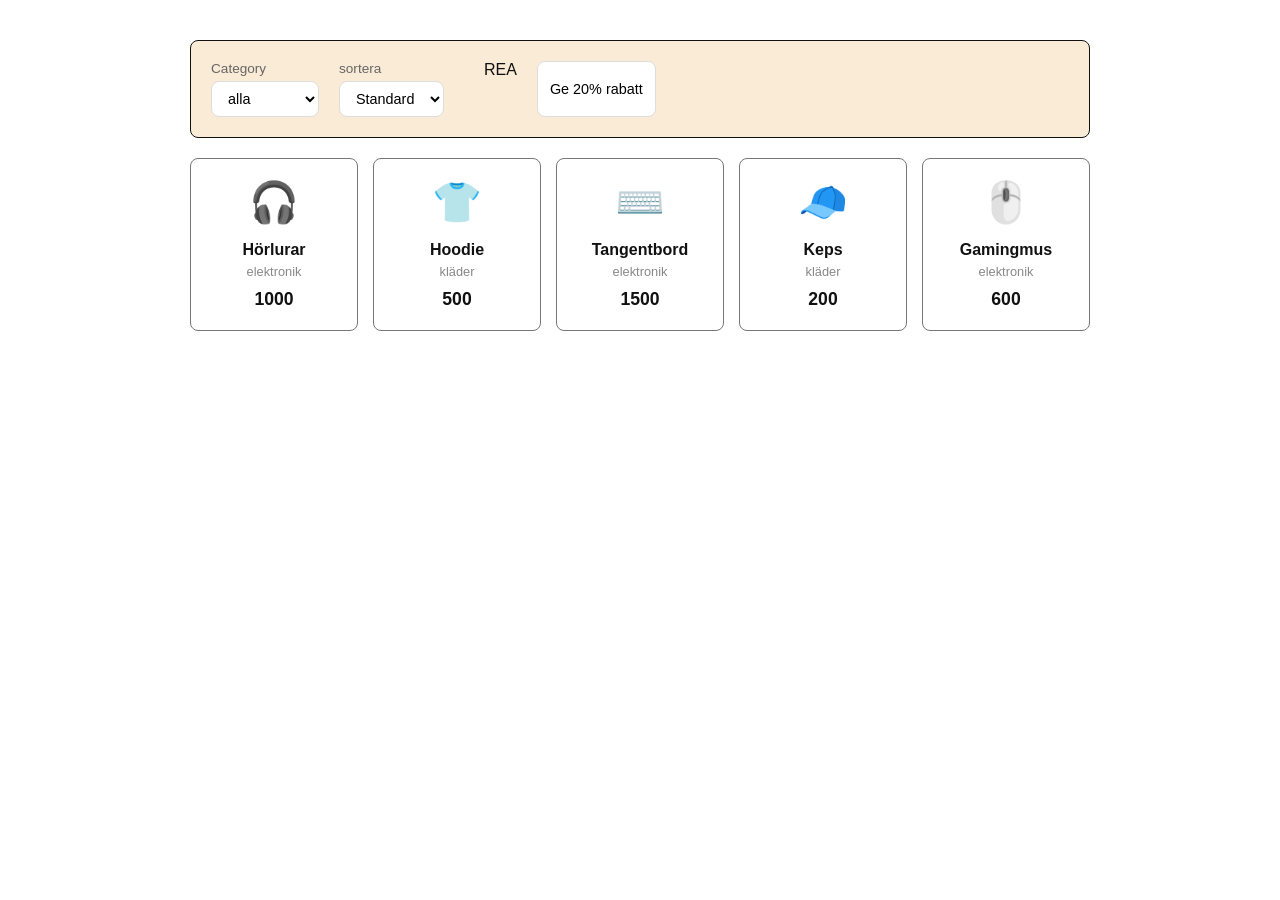
<file: produktsida/index.html>
<!DOCTYPE html>
<html lang="en">
<head>
    <meta charset="UTF-8">
    <meta name="viewport" content="width=device-width, initial-scale=1.0">
    <title>Produktsida</title>
    <link rel="stylesheet" href="index.css">
    <script defer src="index.js"></script>
</head>
<body>
    <div class="container">
        <div class="controls">
            <!-- filtrera kategori -->
            <div class="control-item">
                <label>Category</label>
                <select id="filter-category">
                    <option value="alla">alla</option>
                    <option value="elektronik">elektronik</option>
                    <option value="kläder">kläder</option>
                </select>
            </div> 
            <!-- sortera pris -->
            <div class="control-item">
                <label>sortera</label>
                <select id="sort-price">
                    <option value="standard">Standard</option>
                    <option value="low-high">Low-high</option>
                    <option value="high-low">High-low</option>
                </select>
            </div> 
              <!-- rabettera pris -->
            <div class="control-iteam"></div> 
            <label>REA</label>
            <button id="btn-discount">Ge 20% rabatt</button>
        </div>

        <!-- products comes in via JS -->
        <div id="product-container" class="product-container"></div>
    </div>

</body>
</html>
</file>
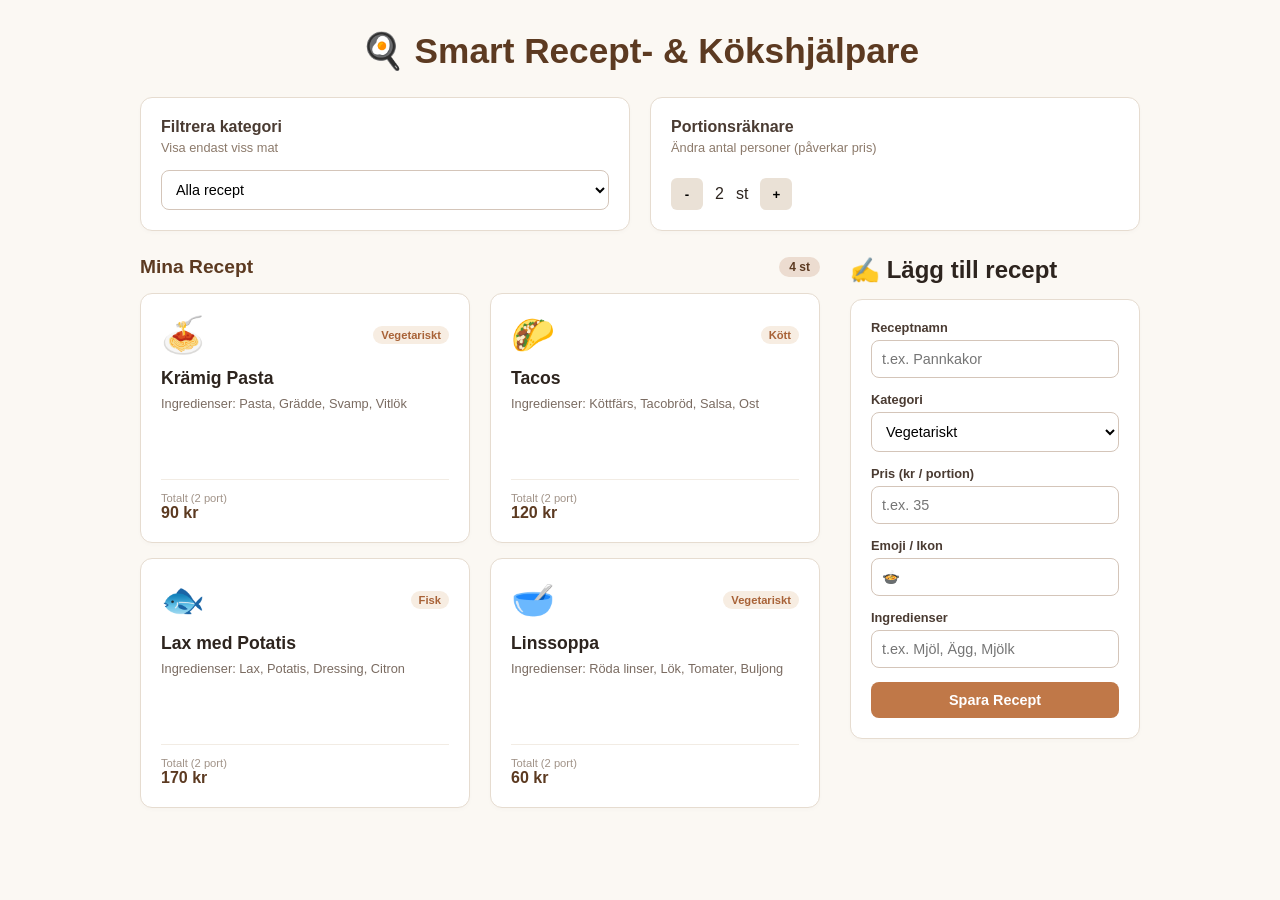
<file: Recept/index.html>
<!doctype html>
<html lang="en">
	<head>
		<meta charset="UTF-8" />
		<meta name="viewport" content="width=device-width, initial-scale=1.0" />
		<title>Smart Recept & Kök</title>
		<link rel="stylesheet" href="index.css" />
	</head>
	<body> 
		<div class="container">
			<!-- Rubrik -->
			<header>
				<h1>🍳 Smart Recept- & Kökshjälpare</h1>
			</header>

			<!-- Kontroller -->
			<div class="controls">
				<div class="control-box">
					<h3>Filtrera kategori</h3>
					<p>Visa endast viss mat</p>
					<select id="filter-category">
						<option value="alla">Alla recept</option>
						<option value="Vegetariskt">Vegetariskt</option>
						<option value="Kött">Kött</option>
						<option value="Fisk">Fisk</option>
					</select>
				</div>

				<div class="control-box">
					<div>
						<h3>Portionsräknare</h3>
						<p>Ändra antal personer (påverkar pris)</p>
					</div>

					<div class="portions-control">
						<button id="btn-minus" class="portions-btn">-</button>
						<span id="portions-count" class="portions-count">2</span>st
						<button id="btn-plus" class="portions-btn">+</button>
					</div>
				</div>
			</div>

			<!-- HuvudLayout -->
			<div class="main-layout">
				<!-- Mina recept -->
				<div class="recipes-section">
					<h2>
						<span>Mina Recept</span>
						<span id="recipe-count" class="recipe-count-badge">0 st</span>
					</h2>

					<!-- här kommer recept in via JS -->
					<div id="recipe-container" class="recipe"></div>
				</div>

				<!-- Formulär till att lägga till -->
				<div class="form-section">
					<h2>✍️ Lägg till recept</h2>
					<div class="form-card">
						<form id="add-recipe-form">
							<div class="form-group">
								<label>Receptnamn</label>
								<input type="text" id="input-name" required placeholder="t.ex. Pannkakor" />
							</div>
							<div class="form-group">
								<label>Kategori</label>
								<select id="input-category">
									<option value="Vegetariskt">Vegetariskt</option>
									<option value="Kött">Kött</option>
									<option value="Fisk">Fisk</option>
								</select>
							</div>
							<div class="form-group">
								<label>Pris (kr / portion)</label>
								<input type="text" id="input-price" required placeholder="t.ex. 35" />
							</div>
							<div class="form-group">
								<label>Emoji / Ikon</label>
								<input type="text" id="input-icon" required value="🍲" />
							</div>
							<div class="form-group">
								<label>Ingredienser</label>
								<input
									type="text"
									id="input-ingredients"
									required
									placeholder="t.ex. Mjöl, Ägg, Mjölk"
								/>
							</div>
							<button type="submit" class="btn">Spara Recept</button>
						</form>
					</div>
				</div>
			</div>
		</div>

		<script src="index.js"></script>
	</body>
</html>
</file>
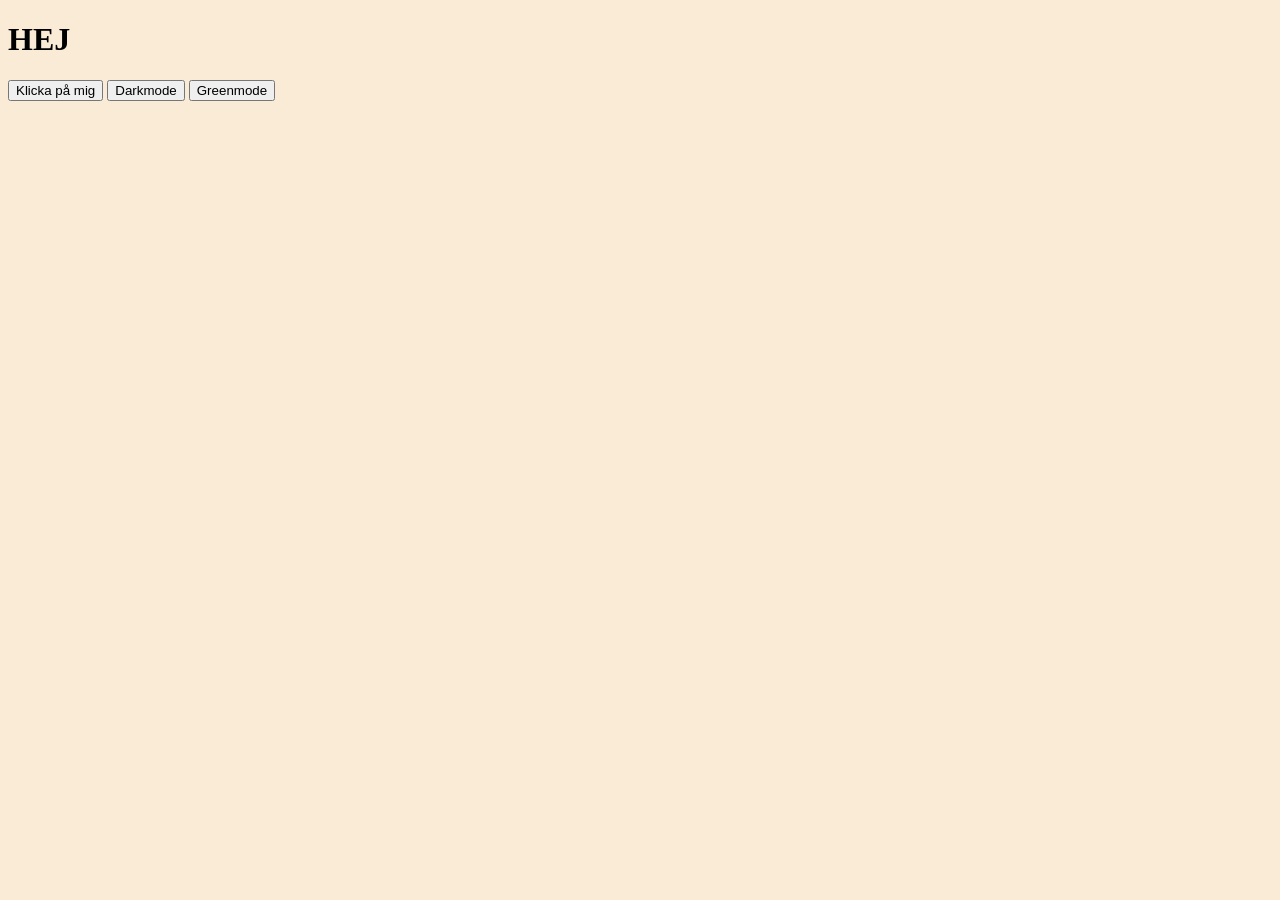
<file: testProduktsida/index.html>
<!DOCTYPE html>
<html lang="en">
<head>
    <meta charset="UTF-8">
    <meta name="viewport" content="width=device-width, initial-scale=1.0">
    <title>Document</title>
    <link rel="stylesheet" href="index.css">
</head>
<body>
    <h1 id="myH1">efse</h1>
    <button id="myBtn"></button>
    <button id="dark">Darkmode</button>
    <button id="green">Greenmode</button>

    <script src="index.js"></script>
</body>
</html>
</file>
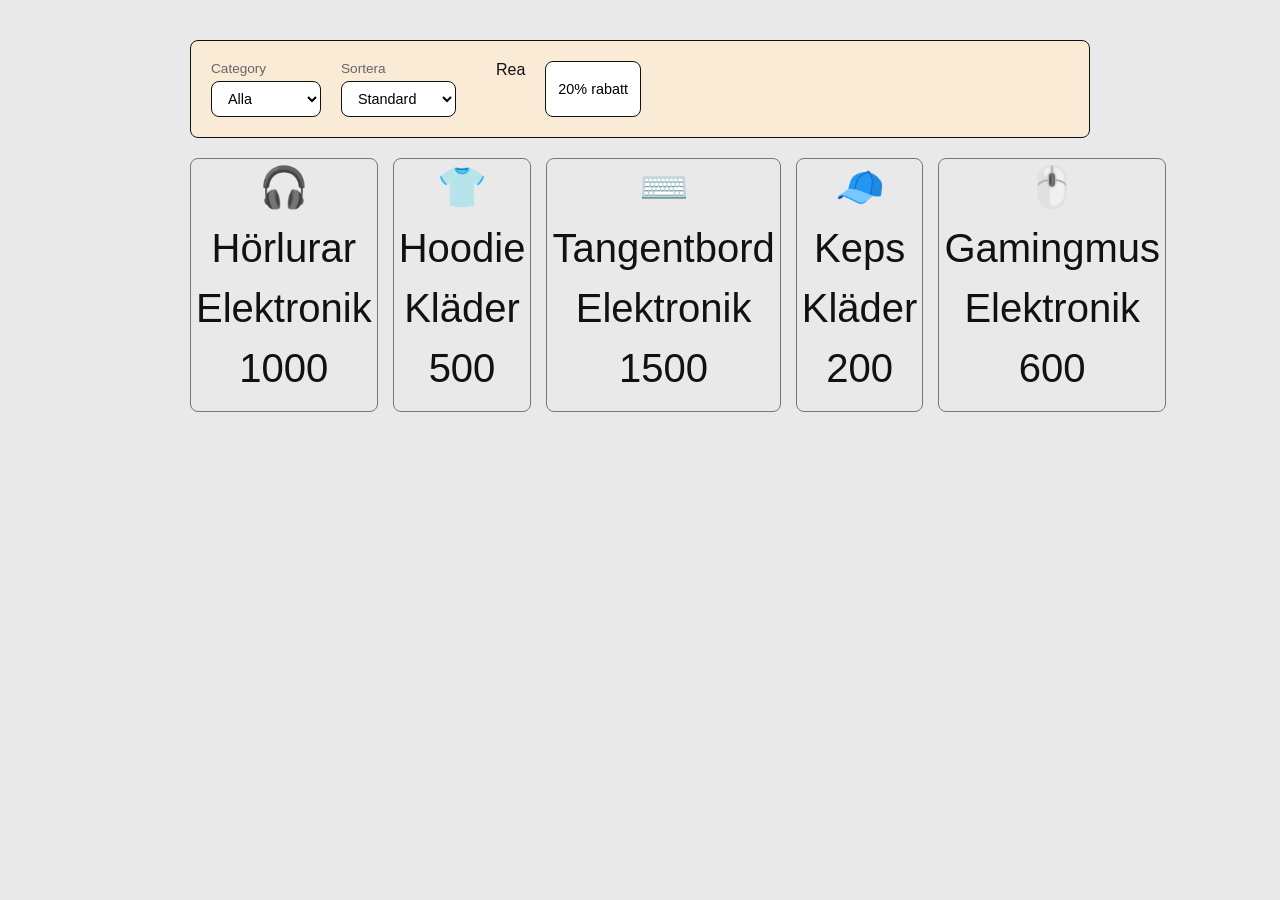
<file: testProduktSida2/index.html>
<!DOCTYPE html>
<html lang="en">
<head>
    <meta charset="UTF-8">
    <meta name="viewport" content="width=device-width, initial-scale=1.0">
    <title>Document</title>
    <link rel="stylesheet" href="index.css">
</head>
<body>
    <div class="container">
        <div class="controls">
            <div class="control-item">
                <label for="">Category</label>
                <select name="" id="filter-category">
                    <option value="Alla">Alla</option>
                    <option value="Elektronik">Elektronik</option>
                    <option value="Kläder">Kläder</option>
                </select>
            </div>
            <div class="control-item">
                <label for="">Sortera</label>
                <select name="" id="sort-price">Sortera
                    <option value="standard">Standard</option>
                    <option value="low-high">Lågt - högt</option>
                    <option value="high-low">Högt - lågt</option>
                </select>
            </div>
            <div class="control-item"></div>
            <label for="">Rea</label>
            <button id="btn-discount"">20% rabatt</button>
        </div>
        <div class="product-container" id="product-container"></div>
    </div>    

    <script src="index.js"></script>
</body>
</html>
</file>
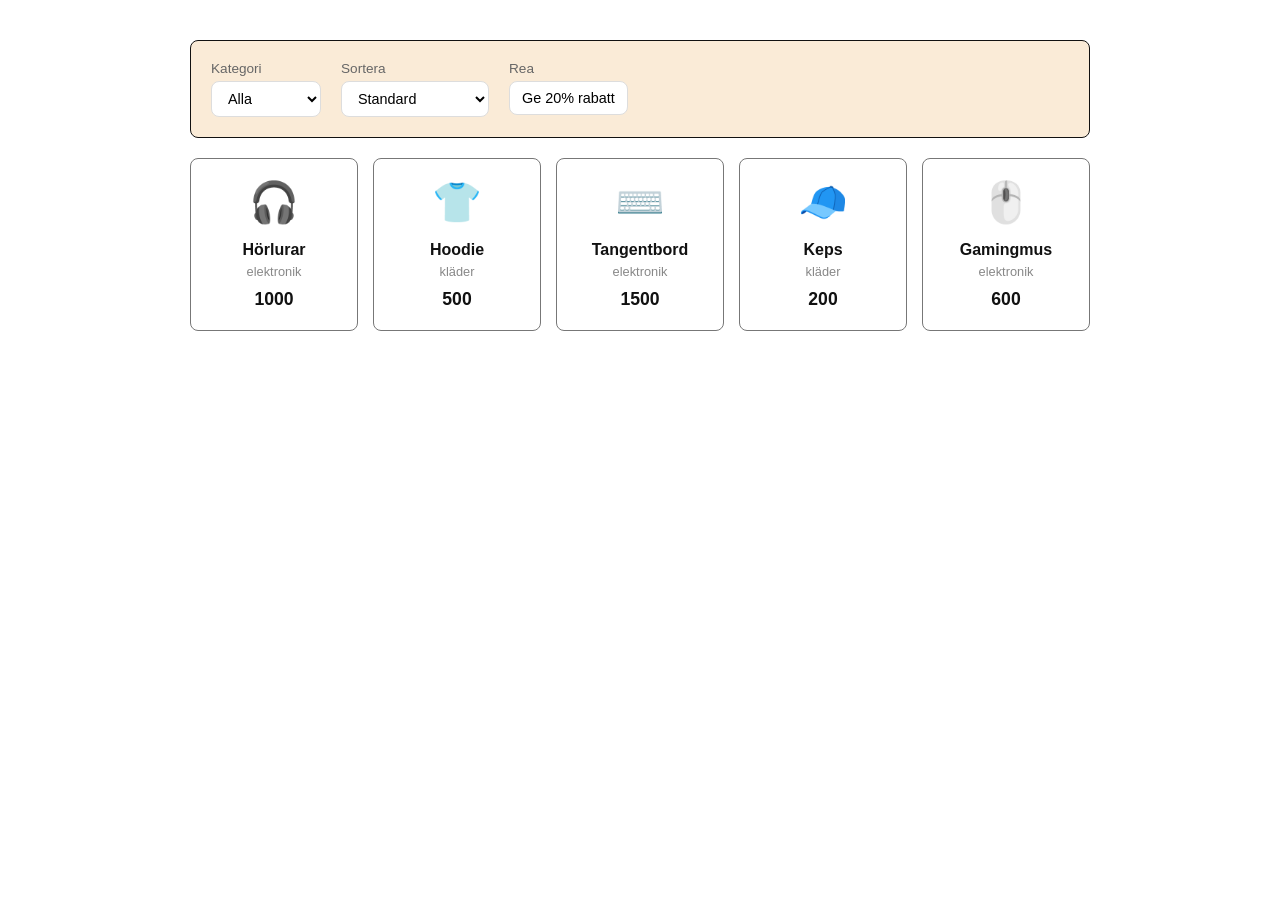
<file: testsida/index.html>
<!DOCTYPE html>
<html lang="en">
<head>
    <meta charset="UTF-8">
    <meta name="viewport" content="width=device-width, initial-scale=1.0">
    <title>Document</title>
    <link rel="stylesheet" href="index.css">
</head>
<body>
    <div class="container">
        <!--Kontroller för filter, sort, map (rea)-->
        <div class="controls">

             <!-- 1. filtrera: Katergori-->
            <div class="control-item">
                <label>Kategori</label>
                <select id="filter-category">
                    <option value="alla">Alla</option>
                    <option value="elektronik">Elektronik</option>
                    <option value="kläder">Kläder</option>
                </select>
            </div>

            <!--2. Sort: pris-->
            <div class="control-item">
                <label>Sortera</label>
                <select name="" id="sort-price">
                    <option value="normal">Standard</option>
                    <option value="low-high">Pris lågt till högt</option>
                    <option value="high-low">Pris högt till lågt</option>
                </select>
            </div>

            <!--Map: Rea/Rabatt-->
            <div class="control-item">
                <label>Rea</label>
                <button id="discount-btn">Ge 20% rabatt</button>
            </div>
        </div>

        <div id="product-container" class="product-container"></div>
    </div>
    <script src="index.js"></script>
</body>
</html>
</file>
<file: produktsida/index.css>
* {
    box-sizing: border-box;
    margin: 0;
    padding: 0;
    font-family: Arial, Helvetica, sans-serif;
}

body {
    color: #111111;
    padding: 40px 20px;
}

.container {
    max-width: 900px;
    margin: auto;
    
}

.controls {
    display: flex;
    gap: 20px; 
    padding: 20px;
    border: 1px solid #111111;
    border-radius: 8px;
    background-color: antiquewhite;
    margin-bottom: 20px;
}

.control-item {
    display: flex;
    flex-direction: column;
    gap:5px;
    font-size: 0.85rem;
    color: #666666; 
}

select, button {
    padding: 8px 12px;
    border: 1px solid #dddddd;
    border-radius: 8px;
    background-color: white;
    font-size: 0.9rem;
    cursor: pointer;
}

button:hover {
    background-color: #eeeeee;
}

.product-container {
    display: flex;
    gap: 15px;
}

.product-card {
    border: 1px solid #777777;
    border-radius: 8px;
    padding: 20px;
    text-align: center;
    width: 200px;
}

.product-icon {
    font-size: 2.5rem;
    margin-bottom: 15px;
}

.product-name {
    font-weight: 600;
    margin-bottom: 5px;

}

.product-category {
    font-size: 0.8rem;
    color: #888888;
    margin-bottom: 10px;
}

.product-price {
    font-weight: 800;
    font-size: 1.1rem;
}
</file>
<file: Recept/index.css>
* {
    box-sizing: border-box;
    margin: 0;
    padding: 0;
}

body {
    font-family: 'Inter', sans-serif;
    background-color: #fbf8f3;
    color: #2d241e;
    padding: 20px 10px;
}

.container {
    max-width: 1000px;
    margin: auto;
}

header {
    text-align: center;
    margin-bottom: 25px;
}

header h1 {
    font-size: 1.8rem;
    color: #5c3a21;
    margin-bottom: 6px;
}

header p {
    color: #7a6b61;
    font-size: 0.9rem;
}

/* Kontrollpanel - Mobil först: staplade på varandra */
.controls {
    display: flex;
    flex-direction: column;
    gap: 15px;
    margin-bottom: 25px;
}

.control-box {
    background: white;
    padding: 15px;
    border: 1px solid #e6dcd0;
    border-radius: 12px;
    box-shadow: 0 2px 4px rgba(0,0,0,0.02);
    display: flex;
    flex-direction: column;
    justify-content: space-between;
}

.control-box h3 {
    font-size: 1rem;
    color: #4a3b32;
    margin-bottom: 4px;
}

.control-box p {
    font-size: 0.8rem;
    color: #8c7a6b;
    margin-bottom: 15px;
}

select, input {
    width: 100%;
    padding: 10px;
    border: 1px solid #d4c5b9;
    border-radius: 8px;
    font-size: 0.9rem;
    background-color: #fff;
    outline: none;
    transition: border-color 0.2s;
}

select:focus, input:focus {
    border-color: #c07848;
}

.btn {
    background-color: #c07848;
    color: white;
    border: none;
    padding: 10px 16px;
    border-radius: 8px;
    font-weight: 600;
    cursor: pointer;
    transition: background-color 0.2s;
    font-size: 0.9rem;
    text-align: center;
    width: 100%;
}

.btn:hover {
    background-color: #a86237;
}

.portions-control {
    display: flex;
    align-items: center;
    gap: 12px;
}

.portions-btn {
    background-color: #eae1d6;
    border: none;
    width: 32px;
    height: 32px;
    border-radius: 6px;
    font-weight: bold;
    cursor: pointer;
    display: flex;
    align-items: center;
    justify-content: center;
}

.portions-btn:hover {
    background-color: #d8ccbf;
}

/* Layout huvuddel - Mobil först: staplade på varandra */
.main-layout {
    display: flex;
    flex-direction: column;
    gap: 25px;
}

.recipes-section {
    width: 100%;
}

.recipes-section h2 {
    font-size: 1.2rem;
    color: #5c3a21;
    margin-bottom: 15px;
    display: flex;
    justify-content: space-between;
    align-items: center;
}

.recipe-count-badge {
    font-size: 0.75rem;
    background-color: #ecdcd0;
    color: #5c3a21;
    padding: 3px 10px;
    border-radius: 20px;
}

.recipe {
    display: flex;
    flex-wrap: wrap;
    gap: 15px;
}

.recipe-card {
    background: white;
    border: 1px solid #e6dcd0;
    border-radius: 12px;
    padding: 20px;
    display: flex;
    flex-direction: column;
    justify-content: space-between;
    box-shadow: 0 2px 4px rgba(0,0,0,0.02);
    transition: transform 0.2s, box-shadow 0.2s;
    flex: 1 1 100%; /* Tar full bredd som standard på mobil */
}

.recipe-card:hover {
    transform: translateY(-2px);
    box-shadow: 0 4px 10px rgba(0,0,0,0.05);
}

.recipe-header {
    display: flex;
    justify-content: space-between;
    align-items: center;
    margin-bottom: 12px;
}

.recipe-icon {
    font-size: 2.2rem;
}

.recipe-category-tag {
    font-size: 0.7rem;
    background-color: #f7ede2;
    color: #a86237;
    padding: 3px 8px;
    border-radius: 12px;
    font-weight: 600;
}

.recipe-name {
    font-weight: 700;
    font-size: 1.1rem;
    color: #2d241e;
    margin-bottom: 6px;
}

.recipe-ingredients {
    font-size: 0.8rem;
    color: #7a6b61;
    margin-bottom: 15px;
    line-height: 1.4;
}

.recipe-footer {
    display: flex;
    justify-content: space-between;
    align-items: center;
    border-top: 1px solid #f2ece4;
    padding-top: 12px;
    margin-top: auto;
}

.recipe-price-label {
    font-size: 0.7rem;
    color: #a19388;
    display: block;
}

.recipe-price-val {
    font-weight: 700;
    font-size: 1rem;
    color: #5c3a21;
}

/* Formulär */
.form-section {
    min-width: 100%;
}
.form-section h2 {
    margin-bottom: 15px;
}

.form-card {
    background: white;
    border: 1px solid #e6dcd0;
    border-radius: 12px;
    padding: 20px;
    height: fit-content;
    box-shadow: 0 2px 4px rgba(0,0,0,0.02);
}

.form-card h2 {
    font-size: 1.2rem;
    color: #5c3a21;
    margin-bottom: 15px;
}

.form-group {
    margin-bottom: 14px;
}

.form-group label {
    display: block;
    font-size: 0.8rem;
    font-weight: 600;
    color: #4a3b32;
    margin-bottom: 5px;
}



* {
    box-sizing: border-box;
    margin: 0;
    padding: 0;
}

body {
    font-family: 'Inter', sans-serif;
    background-color: #fbf8f3;
    color: #2d241e;
    padding: 20px 10px;
}

.container {
    max-width: 1000px;
    margin: auto;
}

header {
    text-align: center;
    margin-bottom: 25px;
}

header h1 {
    font-size: 1.8rem;
    color: #5c3a21;
    margin-bottom: 6px;
}

header p {
    color: #7a6b61;
    font-size: 0.9rem;
}

/* Kontrollpanel - Mobil först: staplade på varandra */
.controls {
    display: flex;
    flex-direction: column;
    gap: 15px;
    margin-bottom: 25px;
}

.control-box {
    background: white;
    padding: 15px;
    border: 1px solid #e6dcd0;
    border-radius: 12px;
    box-shadow: 0 2px 4px rgba(0,0,0,0.02);
    display: flex;
    flex-direction: column;
    justify-content: space-between;
}

.control-box h3 {
    font-size: 1rem;
    color: #4a3b32;
    margin-bottom: 4px;
}

.control-box p {
    font-size: 0.8rem;
    color: #8c7a6b;
    margin-bottom: 15px;
}

select, input {
    width: 100%;
    padding: 10px;
    border: 1px solid #d4c5b9;
    border-radius: 8px;
    font-size: 0.9rem;
    background-color: #fff;
    outline: none;
    transition: border-color 0.2s;
}

select:focus, input:focus {
    border-color: #c07848;
}

.btn {
    background-color: #c07848;
    color: white;
    border: none;
    padding: 10px 16px;
    border-radius: 8px;
    font-weight: 600;
    cursor: pointer;
    transition: background-color 0.2s;
    font-size: 0.9rem;
    text-align: center;
    width: 100%;
}

.btn:hover {
    background-color: #a86237;
}

.portions-control {
    display: flex;
    align-items: center;
    gap: 12px;
}

.portions-btn {
    background-color: #eae1d6;
    border: none;
    width: 32px;
    height: 32px;
    border-radius: 6px;
    font-weight: bold;
    cursor: pointer;
    display: flex;
    align-items: center;
    justify-content: center;
}

.portions-btn:hover {
    background-color: #d8ccbf;
}

/* Layout huvuddel - Mobil först: staplade på varandra */
.main-layout {
    display: flex;
    flex-direction: column;
    gap: 25px;
}

.recipes-section {
    width: 100%;
}

.recipes-section h2 {
    font-size: 1.2rem;
    color: #5c3a21;
    margin-bottom: 15px;
    display: flex;
    justify-content: space-between;
    align-items: center;
}

.recipe-count-badge {
    font-size: 0.75rem;
    background-color: #ecdcd0;
    color: #5c3a21;
    padding: 3px 10px;
    border-radius: 20px;
}

.recipe {
    display: flex;
    flex-wrap: wrap;
    gap: 15px;
}

.recipe-card {
    background: white;
    border: 1px solid #e6dcd0;
    border-radius: 12px;
    padding: 20px;
    display: flex;
    flex-direction: column;
    justify-content: space-between;
    box-shadow: 0 2px 4px rgba(0,0,0,0.02);
    transition: transform 0.2s, box-shadow 0.2s;
    flex: 1 1 100%; /* Tar full bredd som standard på mobil */
}

.recipe-card:hover {
    transform: translateY(-2px);
    box-shadow: 0 4px 10px rgba(0,0,0,0.05);
}

.recipe-header {
    display: flex;
    justify-content: space-between;
    align-items: center;
    margin-bottom: 12px;
}

.recipe-icon {
    font-size: 2.2rem;
}

.recipe-category-tag {
    font-size: 0.7rem;
    background-color: #f7ede2;
    color: #a86237;
    padding: 3px 8px;
    border-radius: 12px;
    font-weight: 600;
}

.recipe-name {
    font-weight: 700;
    font-size: 1.1rem;
    color: #2d241e;
    margin-bottom: 6px;
}

.recipe-ingredients {
    font-size: 0.8rem;
    color: #7a6b61;
    margin-bottom: 15px;
    line-height: 1.4;
}

.recipe-footer {
    display: flex;
    justify-content: space-between;
    align-items: center;
    border-top: 1px solid #f2ece4;
    padding-top: 12px;
    margin-top: auto;
}

.recipe-price-label {
    font-size: 0.7rem;
    color: #a19388;
    display: block;
}

.recipe-price-val {
    font-weight: 700;
    font-size: 1rem;
    color: #5c3a21;
}

/* Formulär */
.form-section {
    min-width: 100%;
}
.form-section h2 {
    margin-bottom: 15px;
}

.form-card {
    background: white;
    border: 1px solid #e6dcd0;
    border-radius: 12px;
    padding: 20px;
    height: fit-content;
    box-shadow: 0 2px 4px rgba(0,0,0,0.02);
}

.form-card h2 {
    font-size: 1.2rem;
    color: #5c3a21;
    margin-bottom: 15px;
}

.form-group {
    margin-bottom: 14px;
}

.form-group label {
    display: block;
    font-size: 0.8rem;
    font-weight: 600;
    color: #4a3b32;
    margin-bottom: 5px;
}



/* ==========================================
   MEDIA QUERIES (Större skärmar / Desktop)
   ================================          */

@media (min-width: 820px) {
    body {
        padding: 30px 15px;
    }

    header h1 {
        font-size: 2.2rem;
    }

    /* Ändra kontrollerna till att ligga bredvid varandra */
    .controls {
        flex-direction: row;
        gap: 20px;
    }

    .control-box {
        flex: 1;
        padding: 20px;
    }

    /* Ändra huvudlayouten till att recept och formulär ligger bredvid varandra */
    .main-layout {
        flex-direction: row;
        gap: 30px;
    }

    .recipe {
        justify-content: space-between;
    }

    .recipes-section {
        flex: 2;
    }

    /* Låt receptkorten följa din minmax-regel igen på större skärmar */
    .recipe-card {
        flex: 1 1 220px;
        max-width: 330px;
        min-height: 250px;
    }

    .form-section {
        min-width: 290px;
    }

    .form-card {
        flex: 1;
        flex-direction: column;
    }

}
</file>
<file: testProduktsida/index.css>
.darkmode{
    background-color: #666666;
}
body{
    background-color: antiquewhite;
}

.greenmode{
    background-color: greenyellow;
}
</file>
<file: testProduktSida2/index.css>
*{
    box-sizing: border-box;
    margin: 0;
    padding: 0;
    font-family: Arial, Helvetica, sans-serif
}

body{
    color: #111111;
    background-color: #e9e9e9;
    padding: 40px 20px;
}

.container{
    max-width: 900px;
    margin: auto;
}

.controls{
    display: flex;
    gap: 20px;
    padding: 20px;
    border: 1px solid #111111;
    border-radius: 8px;
    background-color: antiquewhite;
    margin-bottom: 20px;
}

.control-item{
    display: flex;
    flex-direction: column;
    gap: 5px;
    font-size: 0.85rem;
    color: #666666;
}

select, button{
    padding: 8px 12px;
    border: 1px solid #111111;
    border-radius: 8px;
    background-color: white;
    font-size: 0.9rem;
    cursor: pointer;
}

button:hover{
    background-color: #eeeeee;
}

.product-container{
    display: flex;
    gap: 15px;
}

.product-card{
    border: 1px solid #777777;
    border-radius: 8px;
    padding: 5px;
    text-align: center;
}

.product-icon{
    font-size: 2.5rem;
    margin-bottom: 15px;
}

.product-name{
    font-weight: 600;
    margin-bottom: 5px;
}

.product-category{
    font-size: 0.8rem;
    color: #888888;
    margin-bottom: 10px;
}

.product-price{
    font-weight: 800;
    font-size: 1.1rem;
}
</file>
<file: testsida/index.css>
* {
    box-sizing: border-box;
    margin: 0;
    padding: 0;
    font-family: Arial, Helvetica, sans-serif;
}

body {
    color: #111111;
    padding: 40px 20px;
}

.container {
    max-width: 900px;
    margin: auto;
    
}

.controls {
    display: flex;
    gap: 20px; 
    padding: 20px;
    border: 1px solid #111111;
    border-radius: 8px;
    background-color: antiquewhite;
    margin-bottom: 20px;
}

.control-item {
    display: flex;
    flex-direction: column;
    gap:5px;
    font-size: 0.85rem;
    color: #666666; 
}

select, button {
    padding: 8px 12px;
    border: 1px solid #dddddd;
    border-radius: 8px;
    background-color: white;
    font-size: 0.9rem;
    cursor: pointer;
}

button:hover {
    background-color: #eeeeee;
}

.product-container {
    display: flex;
    gap: 15px;
}

.product-card {
    border: 1px solid #777777;
    border-radius: 8px;
    padding: 20px;
    text-align: center;
    width: 200px;
}

.product-icon {
    font-size: 2.5rem;
    margin-bottom: 15px;
}

.product-name {
    font-weight: 600;
    margin-bottom: 5px;

}

.product-category {
    font-size: 0.8rem;
    color: #888888;
    margin-bottom: 10px;
}

.product-price {
    font-weight: 800;
    font-size: 1.1rem;
}
</file>
